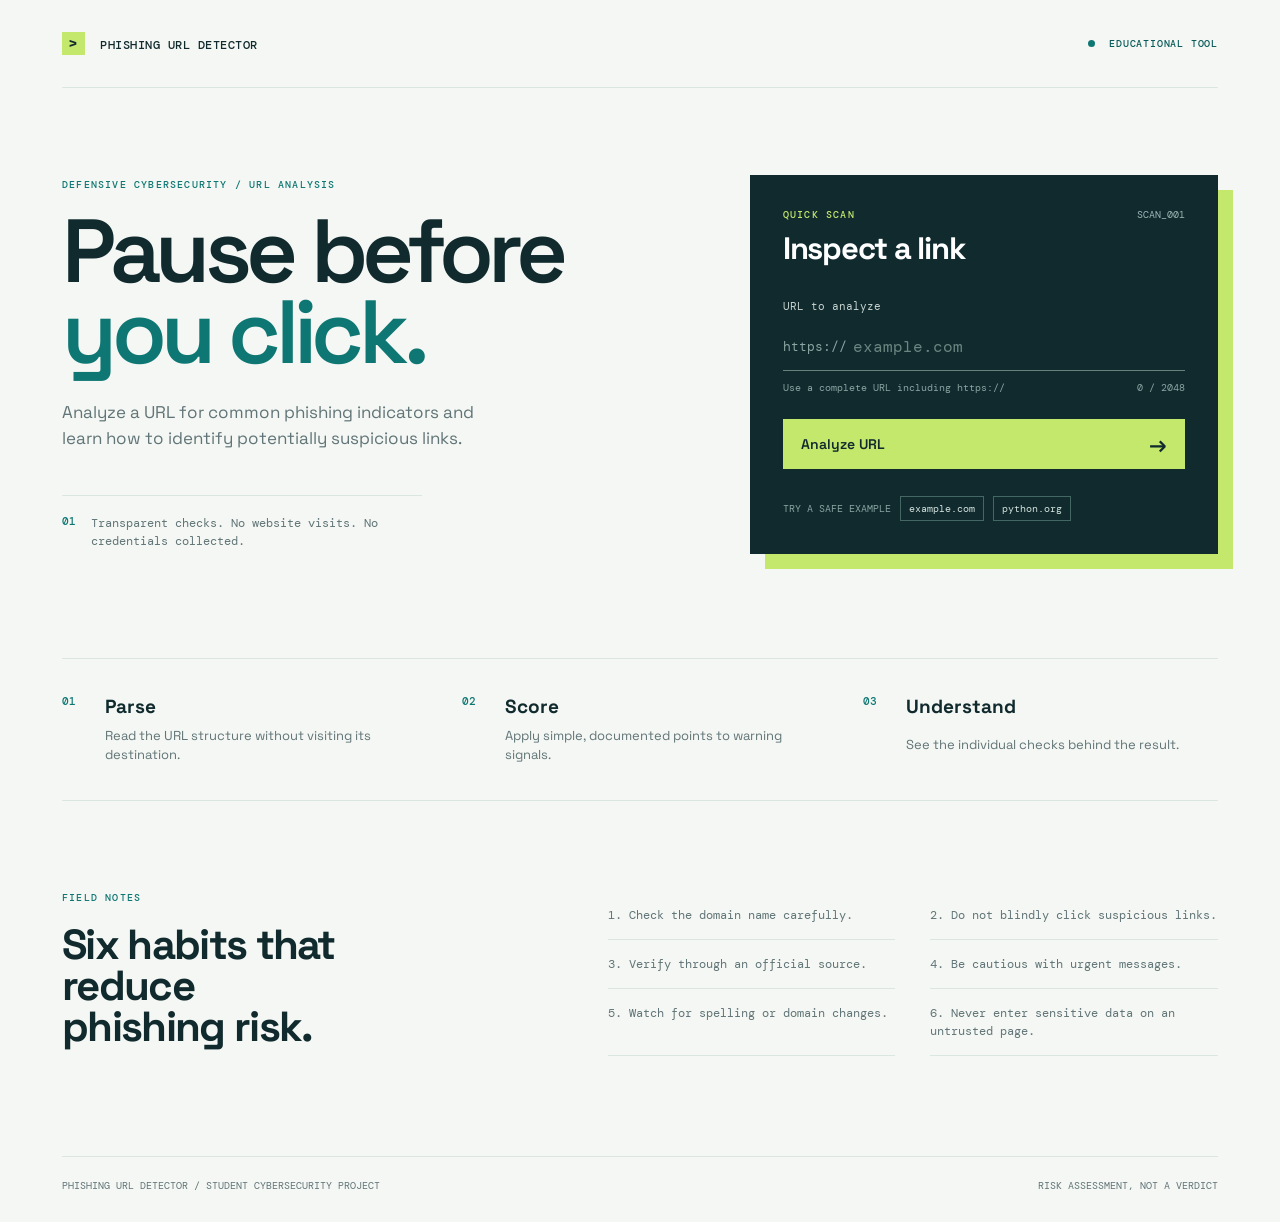
<file: index.html>
<!doctype html>
<html lang="en">
<head>
    <meta charset="utf-8">
    <meta name="viewport" content="width=device-width, initial-scale=1">
    <meta name="description" content="Educational URL risk analyzer for phishing awareness.">
    <title>Phishing URL Detector</title>
    <link rel="preconnect" href="https://fonts.googleapis.com">
    <link rel="preconnect" href="https://fonts.gstatic.com" crossorigin>
    <link href="https://fonts.googleapis.com/css2?family=DM+Mono:wght@400;500&family=Space+Grotesk:wght@400;500;600;700&display=swap" rel="stylesheet">
    <link rel="stylesheet" href="style.css">
</head>
<body>
    <main class="site-shell" id="app">
        <nav class="topbar" aria-label="Main navigation">
            <a class="brand" href="#"><span class="brand-mark">></span> PHISHING URL DETECTOR</a>
            <span class="status-pill"><span class="status-dot"></span> EDUCATIONAL TOOL</span>
        </nav>

        <section class="hero-grid">
            <div class="hero-copy reveal">
                <p class="eyebrow">DEFENSIVE CYBERSECURITY / URL ANALYSIS</p>
                <h1>Pause before<br><em>you click.</em></h1>
                <p class="hero-text">Analyze a URL for common phishing indicators and learn how to identify potentially suspicious links.</p>
                <div class="hero-note"><span>01</span><p>Transparent checks. No website visits. No credentials collected.</p></div>
            </div>

            <div class="analyzer-panel reveal delay-1">
                <div class="panel-heading"><div><p class="eyebrow">QUICK SCAN</p><h2>Inspect a link</h2></div><span class="panel-code">SCAN_001</span></div>
                <div class="alert error" id="error" role="alert" hidden></div>
                <form id="url-form">
                    <label for="url">URL to analyze</label>
                    <div class="input-wrap"><span class="input-prefix">https://</span><input id="url" name="url" type="url" placeholder="example.com" maxlength="2048" required autocomplete="off"></div>
                    <div class="field-meta"><span>Use a complete URL including https://</span><span id="char-count">0 / 2048</span></div>
                    <button class="primary-button" type="submit"><span>Analyze URL</span><span class="button-arrow">&#8594;</span></button>
                </form>
                <div class="try-these"><span>TRY A SAFE EXAMPLE</span><button type="button" data-example="https://example.com">example.com</button><button type="button" data-example="https://www.python.org">python.org</button></div>
            </div>
        </section>

        <section class="feature-strip reveal delay-2" aria-label="How it works">
            <div><span class="feature-number">01</span><h3>Parse</h3><p>Read the URL structure without visiting its destination.</p></div>
            <div><span class="feature-number">02</span><h3>Score</h3><p>Apply simple, documented points to warning signals.</p></div>
            <div><span class="feature-number">03</span><h3>Understand</h3><p>See the individual checks behind the result.</p></div>
        </section>
        <section class="tips-band reveal delay-3"><div><p class="eyebrow">FIELD NOTES</p><h2>Six habits that reduce phishing risk.</h2></div><ol class="tips-list"><li>Check the domain name carefully.</li><li>Do not blindly click suspicious links.</li><li>Verify through an official source.</li><li>Be cautious with urgent messages.</li><li>Watch for spelling or domain changes.</li><li>Never enter sensitive data on an untrusted page.</li></ol></section>
        <footer><span>PHISHING URL DETECTOR / STUDENT CYBERSECURITY PROJECT</span><span>RISK ASSESSMENT, NOT A VERDICT</span></footer>
    </main>
    <script src="script.js"></script>
</body>
</html>
</file>
<file: style.css>
@import url('https://fonts.googleapis.com/css2?family=DM+Mono:wght@400;500&family=Space+Grotesk:wght@400;500;600;700&display=swap');
:root{--ink:#102a2e;--muted:#617477;--paper:#f4f7f3;--white:#fff;--line:#dce6e1;--teal:#0f7773;--teal-dark:#095b59;--lime:#c4e86b;--amber:#d78022;--red:#c44845;--mono:'DM Mono',Consolas,monospace;--display:'Space Grotesk','Trebuchet MS',sans-serif}*{box-sizing:border-box}html{scroll-behavior:smooth}body{margin:0;background:var(--paper);color:var(--ink);font-family:var(--display)}a{color:inherit}.site-shell{max-width:1240px;margin:0 auto;padding:0 42px;overflow:hidden}.topbar{height:88px;display:flex;justify-content:space-between;align-items:center;border-bottom:1px solid var(--line)}.brand,.text-link{font:500 12px var(--mono);letter-spacing:.04em;text-decoration:none}.brand-mark{display:inline-grid;place-items:center;margin-right:8px;width:23px;height:23px;color:var(--ink);background:var(--lime);font:700 16px var(--display)}.status-pill{color:var(--teal-dark);font:500 10px var(--mono);letter-spacing:.08em}.status-dot{display:inline-block;width:7px;height:7px;margin-right:7px;border-radius:50%;background:var(--teal)}.hero-grid{display:grid;grid-template-columns:1.1fr .9fr;gap:10%;align-items:center;min-height:570px;padding:72px 0 90px}.eyebrow{margin:0 0 20px;color:var(--teal);font:500 10px var(--mono);letter-spacing:.12em}h1,h2,h3,p{margin-top:0}h1{margin-bottom:25px;font-size:clamp(3.5rem,7vw,6.5rem);line-height:.91;letter-spacing:-.06em;font-weight:600}h1 em{color:var(--teal);font-style:normal}h2{margin-bottom:0;font-size:31px;line-height:1;letter-spacing:-.04em}.hero-text{max-width:450px;color:var(--muted);font-size:17px;line-height:1.55}.hero-note{display:flex;align-items:start;gap:15px;max-width:360px;margin-top:44px;padding-top:18px;border-top:1px solid var(--line)}.hero-note span,.feature-number{color:var(--teal);font:500 11px var(--mono)}.hero-note p{margin:0;color:var(--muted);font:12px/1.5 var(--mono)}.analyzer-panel{padding:33px;background:var(--ink);color:var(--white);box-shadow:15px 15px 0 var(--lime)}.panel-heading,.field-meta,.score-card-top,.check-card-top,.section-heading{display:flex;justify-content:space-between;align-items:flex-start}.panel-heading{margin-bottom:35px}.panel-heading .eyebrow{color:var(--lime);margin-bottom:12px}.panel-heading h2{color:var(--white)}.panel-code{color:#9fb6b5;font:10px var(--mono)}label{display:block;margin-bottom:10px;color:#c8d5d1;font:11px var(--mono)}.input-wrap{display:flex;align-items:center;border-bottom:1px solid #66817e}.input-prefix{color:#8aa5a2;font:13px var(--mono)}input{width:100%;min-width:0;padding:13px 0 13px 6px;border:0;outline:0;background:transparent;color:var(--white);font:16px var(--mono)}input::placeholder{color:#6b8581}.field-meta{margin:10px 0 25px;color:#8aa5a2;font:10px var(--mono)}.primary-button{display:flex;justify-content:space-between;align-items:center;width:100%;padding:16px 18px;border:0;background:var(--lime);color:var(--ink);cursor:pointer;font:600 14px var(--display)}.primary-button:hover{background:#d4f18a}.button-arrow{font-size:22px;line-height:12px}.try-these{display:flex;flex-wrap:wrap;gap:9px;align-items:center;margin-top:27px;color:#8aa5a2;font:10px var(--mono)}.try-these button{padding:5px 8px;border:1px solid #456763;background:transparent;color:#d4e4df;cursor:pointer;font:10px var(--mono)}.alert{margin:-12px 0 20px;padding:11px;font:11px/1.4 var(--mono)}.alert.error{border-left:3px solid #ee8c78;background:#482f35;color:#ffd5cc}.feature-strip{display:grid;grid-template-columns:repeat(3,1fr);gap:45px;padding:35px 0;border-top:1px solid var(--line);border-bottom:1px solid var(--line)}.feature-strip>div{display:grid;grid-template-columns:35px 1fr;column-gap:8px}.feature-strip h3{margin:0 0 8px;font-size:19px}.feature-strip p{grid-column:2;margin:0;color:var(--muted);font-size:13px;line-height:1.45}.tips-band{display:grid;grid-template-columns:.8fr 1.2fr;gap:12%;padding:90px 0 100px}.tips-band h2{max-width:300px;font-size:42px;line-height:.98}.tips-list{display:grid;grid-template-columns:1fr 1fr;gap:0 35px;margin:0;padding:0;list-style-position:inside;color:var(--muted);font:12px/1.5 var(--mono)}.tips-list li{padding:15px 0;border-bottom:1px solid var(--line)}footer{display:flex;justify-content:space-between;padding:22px 0 30px;border-top:1px solid var(--line);color:var(--muted);font:10px var(--mono)}.reveal{animation:rise .65s ease both}.delay-1{animation-delay:.1s}.delay-2{animation-delay:.2s}.delay-3{animation-delay:.3s}@keyframes rise{from{opacity:0;transform:translateY(14px)}to{opacity:1;transform:translateY(0)}}
.result-shell{max-width:1320px}.result-header{display:flex;justify-content:space-between;gap:40px;align-items:end;padding:70px 0 45px}.result-header h1{margin-bottom:0;font-size:clamp(3.2rem,6vw,5.7rem)}.result-disclaimer{max-width:340px;margin:0 0 7px;color:var(--muted);font:12px/1.5 var(--mono)}.score-layout{display:grid;grid-template-columns:.8fr 1.2fr;gap:20px}.score-card,.url-card{min-height:310px;padding:30px}.score-card{background:var(--teal);color:var(--white)}.score-card.tone-suspicious{background:#bd7627}.score-card.tone-danger{background:var(--red)}.score-card-top{color:#d4eeeb;font:10px var(--mono)}.score-value{margin:40px 0 24px;font-size:84px;font-weight:600;letter-spacing:-.08em;line-height:.8}.score-value small{margin-left:8px;color:#bfe1dc;font:14px var(--mono);letter-spacing:0}.meter{height:8px;margin-bottom:20px;background:rgba(0,0,0,.2)}.meter span{display:block;height:100%;background:var(--lime)}.classification{display:flex;align-items:center;gap:9px;margin-bottom:25px;font-size:19px}.classification-dot{width:9px;height:9px;background:var(--lime);border-radius:50%}.score-card>p{max-width:480px;margin-bottom:0;color:#d4eeeb;font:12px/1.5 var(--mono)}.url-card{display:flex;flex-direction:column;justify-content:space-between;background:var(--white);border:1px solid var(--line)}.url-card code{overflow-wrap:anywhere;color:var(--ink);font:500 21px/1.35 var(--mono)}.url-facts{display:flex;gap:40px;color:var(--muted);font:10px var(--mono)}.url-facts strong{display:block;margin-top:8px;color:var(--ink);font-size:12px;font-weight:400}.checks-section{padding:85px 0 90px}.section-heading{align-items:end;margin-bottom:24px}.section-heading .eyebrow{margin-bottom:12px}.check-legend{color:var(--muted);font:10px var(--mono)}.check-legend i{display:inline-block;width:7px;height:7px;margin:0 5px 0 14px;border-radius:50%}.legend-pass{background:var(--teal)}.legend-warning{background:var(--amber)}.checks-grid{display:grid;grid-template-columns:repeat(3,1fr);gap:12px}.check-card{min-height:188px;padding:20px;background:var(--white);border-top:3px solid var(--teal)}.check-card.status-warning{border-color:var(--amber)}.check-icon{display:grid;place-items:center;width:21px;height:21px;border-radius:50%;background:#dff2e8;color:var(--teal);font:14px var(--mono)}.status-warning .check-icon{background:#fff0dd;color:var(--amber)}.check-status{color:var(--teal);font:10px var(--mono)}.status-warning .check-status{color:var(--amber)}.check-card h3{margin:24px 0 7px;font-size:16px}.check-card p{min-height:36px;margin-bottom:14px;color:var(--muted);font:11px/1.45 var(--mono)}.points{color:var(--amber);font:10px var(--mono)}.points.neutral{color:var(--teal)}.score-guide{display:grid;grid-template-columns:.7fr 1.3fr;gap:40px;padding:40px 0 55px;border-top:1px solid var(--line)}.score-guide .eyebrow{margin-bottom:13px}.guide-items{display:grid;grid-template-columns:repeat(3,1fr);gap:18px}.guide-items>div{padding-left:15px;border-left:2px solid var(--line)}.guide-items strong{display:block;margin-bottom:7px;font:14px var(--mono)}.guide-items span{display:block;font-size:15px;font-weight:600}.guide-items p{margin:9px 0 0;color:var(--muted);font:10px/1.45 var(--mono)}.guide-safe{color:var(--teal)}.guide-suspicious{color:var(--amber)}.guide-danger{color:var(--red)}.bottom-callout{margin-bottom:45px;padding:16px 18px;background:#e8f0d1;color:var(--ink);font:11px/1.5 var(--mono)}.bottom-callout strong{color:var(--teal-dark)}
@media(max-width:800px){.site-shell{padding:0 20px}.topbar{height:72px}.status-pill{display:none}.hero-grid,.tips-band,.score-layout,.score-guide{grid-template-columns:1fr;gap:45px}.hero-grid{padding:60px 0 80px}.analyzer-panel{box-shadow:8px 8px 0 var(--lime)}.feature-strip,.checks-grid{grid-template-columns:1fr;gap:0}.feature-strip>div{padding:18px 0;border-bottom:1px solid var(--line)}.tips-band{padding:70px 0}.tips-list{margin-top:5px}.result-header{display:block;padding:60px 0 35px}.result-disclaimer{margin-top:25px}.score-card,.url-card{min-height:270px}.checks-grid{gap:10px}.check-card{min-height:0}.guide-items{gap:10px}.guide-items>div{padding:12px 0 12px 12px}.url-facts{gap:18px}footer{display:block;line-height:2}}@media(max-width:450px){h1{font-size:3.5rem}.tips-list{grid-template-columns:1fr}.tips-band h2{font-size:35px}.analyzer-panel{padding:24px}.field-meta{gap:10px}.field-meta span:first-child{max-width:170px}.guide-items{grid-template-columns:1fr}.score-value{font-size:72px}}
</file>
